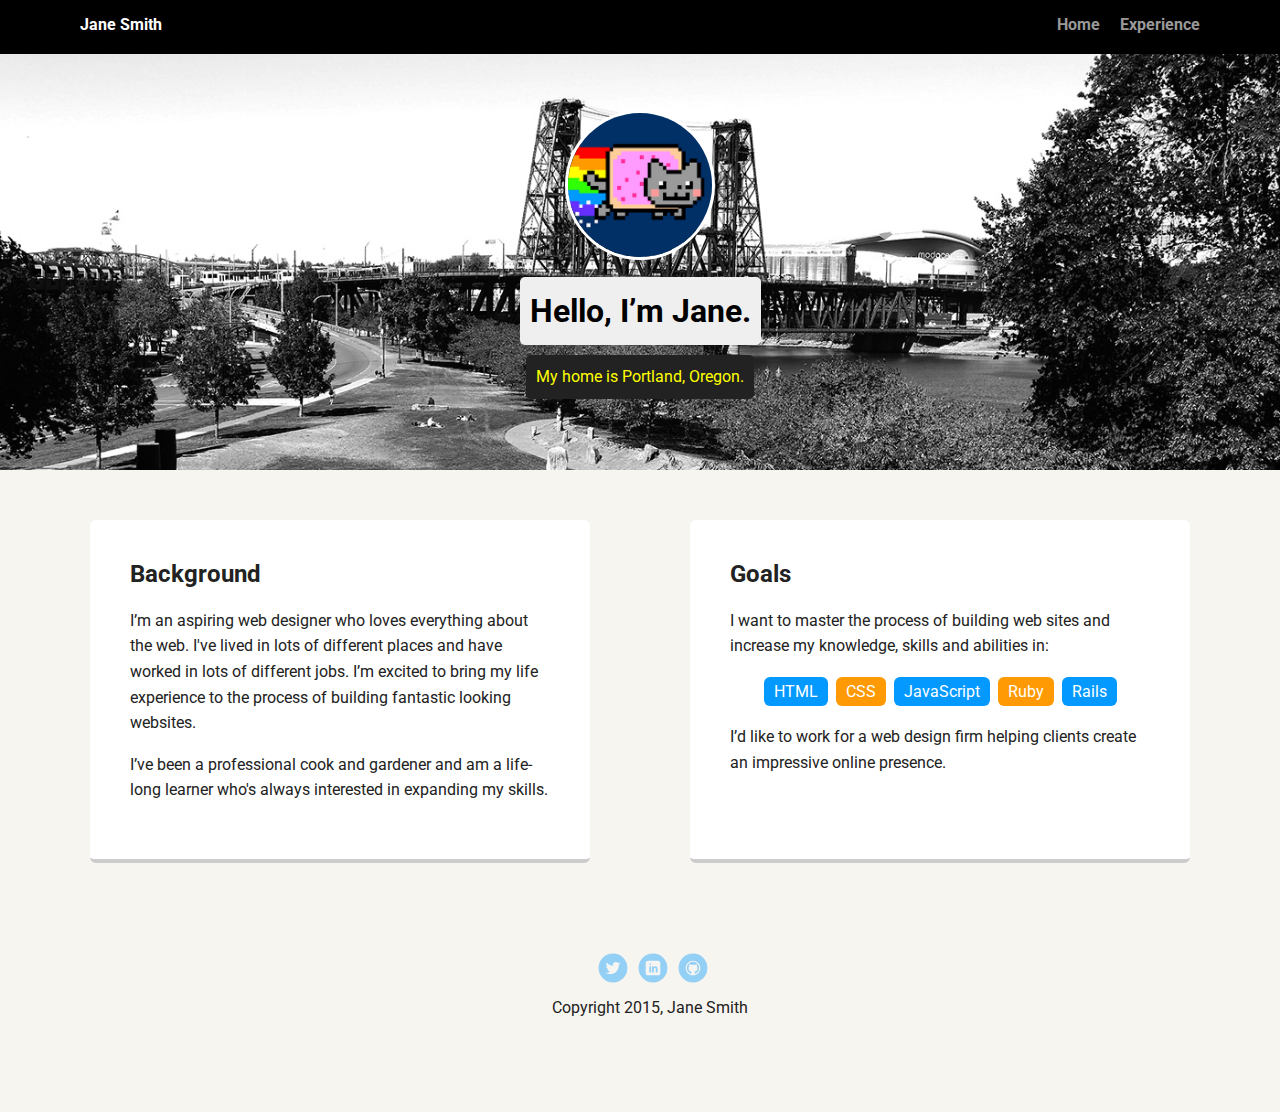
<file: index.html>
<!doctype html>
<html lang="en">
<head>
  <meta charset="utf-8">
  <title>Jane Smith's Profile</title>
  <meta name="viewport" content="width=device-width, initial-scale=1.0">
  <link rel="stylesheet" href="styles.css">
  <link href="https://fonts.googleapis.com/css?family=Muli%7CRoboto:400,300,500,700,900" rel="stylesheet"></head>
  <body>

    <nav class="main-nav">
        <ul class="nav">
          <li class="name">Jane Smith</li>
          <li><a href="#">Home</a></li>
          <li><a href="#">Experience</a></li>
        </ul>
    </nav>

    <header>
      <img src="images/me.png" alt="Drawing of Jane Smith" class="profile-image">
      <h1 class="tag name">Hello, I’m Jane.</h1>
      <p class="tag location">My home is Portland, Oregon.</p>
    </header>

    <main class="flex">

      <div class="card">
        <h2>Background</h2>
        <p>I’m an aspiring web designer who loves everything about the web. I've lived in lots of different places and have worked in lots of different jobs. I’m excited to bring my life experience to the process of building fantastic looking websites.</p>
        <p>I’ve been a professional cook and gardener and am a life-long learner who's always interested in expanding my skills.</p>
      </div> 

      <div class="card">
        <h2>Goals</h2>
        <p>I want to master the process of building web sites and increase my knowledge, skills and abilities in:</p>
        <ul class="skills">
          <li>HTML</li>
          <li>CSS</li>
          <li>JavaScript</li>
          <li>Ruby</li>
          <li>Rails</li>
        </ul>
        <p>I’d like to work for a web design firm helping clients create an impressive online presence.</p>
      </div> 

    </main>

    <footer>
      <ul>
        <li><a href="#" class="social twitter">Twitter</a></li>
        <li><a href="#" class="social linkedin">LinkedIn</a></li>
        <li><a href="#" class="social github">Github</a></li>
      </ul>
      <p class="copyright">Copyright 2015, Jane Smith</p>
    </footer>

  </body>
  </html>
</file>
<file: styles.css>
/* Global Layout Set-up */

* { 
  box-sizing: border-box;
}
  
body {
  margin: 0;
  padding: 0;
  text-align: center;
  font-family: 'Roboto', sans-serif;
  color: #222;
  background: #f7f5f0;

}

/* Link Styles */

a {
  text-decoration: none;
  color: #999;
}

a:hover {
  color: #6633ff;
}

/* Section Styles */

.main-nav {
  width: 100%;
  background: black;
  min-height: 30px;
  padding: 10px;
  position: fixed;
  text-align: center;
}
.nav {
  display: flex;
  justify-content: space-around;
  font-weight: 700;
  list-style-type: none;
  margin: 0 auto;
  padding: 0;
}

.nav .name {
    display: block;
    margin-right: auto;
    color: white;
}
.nav li {
  padding: 5px 10px 10px 10px;
}
.nav a {
  transition: all .5s;
}
.nav a:hover {
  color: white
}

header {
  text-align: center;
  background: url('images/portland.jpg') no-repeat top center ;
  background-size: cover;
  overflow: hidden;
  padding-top: 60px;
}
header {
  line-height: 1.5;
}
header .profile-image {
  margin-top: 50px;
  width: 150px;
  height: 150px;
  border-radius: 50%;
  border: 3px solid white;
  transition: all .5s;
}
header .profile-image:hover {
  transform: scale(1.2) rotate(5deg);
}
.tag {
  background-color: #efefef;
  color: black;
  padding: 10px;
  border-radius: 5px;
  display: table;
  margin: 10px auto;
} 
.location {
  background-color: #222;
  color: yellow;
}
.card {
  margin: 30px;
  padding: 20px 40px 40px;
  max-width: 500px;
  text-align: left;
  background: #fff;
  border-bottom: 4px solid #ccc;
  border-radius: 6px;
  transition: all .5s;
}
.card:hover {
  border-color: #ff99ff;
}

ul.skills {
  padding: 0;
  text-align: center;
}

.skills li {
  border-radius: 6px;
  display: inline-block;
  background: #ff9904;
  color: white;
  padding: 5px 10px;
  margin: 2px;
}

.skills li:nth-child(odd) {
  background: #0399ff;
}

footer {
  width: 100%;
  min-height: 30px;
  padding: 20px 0 40px 20px;
}

footer .copyright {
  top: -8px;
  font-size: .75em;
}

footer ul {
  list-style-type: none;
  margin: 0;
  padding: 0;
}

footer ul li {
  display: inline-block;
}

a.social {
  display: inline-block;
  text-indent: -9999px;
  margin-left: 5px;
  width: 30px;
  height: 30px;
  background-size: 30px 30px;
  opacity: .4;
  transition: all .5s;
}
a.twitter {
  background-image: url(images/twitter.svg);
}
a.linkedin {
  background-image: url(images/linkedin.svg);
}
a.github {
  background-image: url(images/github.svg);
}
a.social:hover {
  opacity: 1;
}
.clearfix {
  clear: both;
}

/* Styles for larger screens */
@media screen and (min-width: 720px) {
  
  .flex {
      display: -ms-flexbox;      /* TWEENER - IE 10 */
      display: flex; 
      max-width: 1200px;
      -ms-flex-pack: distribute;
      justify-content: space-around;
      margin: 0 auto;
  }

  header {
    min-height: 470px;
  }

  .nav {
    max-width: 1200px;
    padding: 0 30px;
  }


  main {
    padding-top: 20px;
  }

  main p {
    line-height: 1.6em;
  }

  footer {
    font-size: 1.3em;
    max-width: 1200px;
    margin: 40px auto;
  }

}

@media screen and (max-width: 720px) {

}

@media only screen and (max-width: 768px) {

}
</file>
